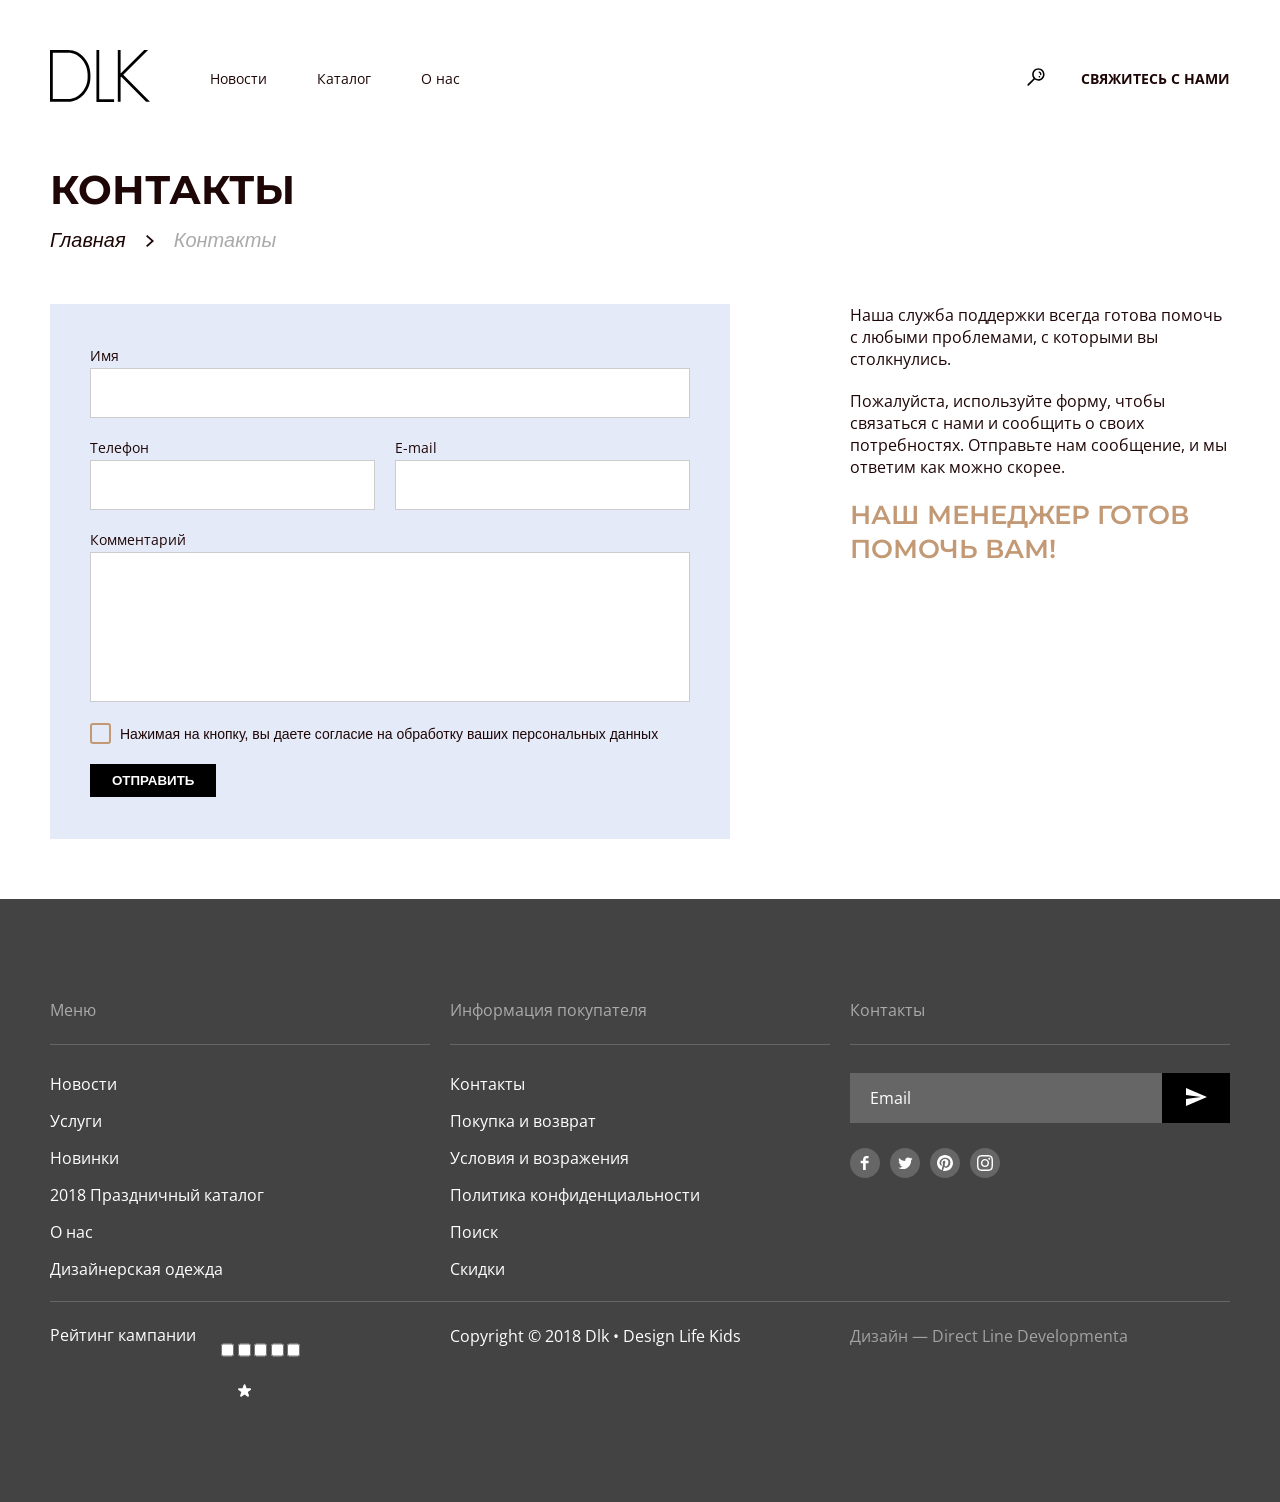
<file: html/contact us.html>
<!DOCTYPE html>
<html lang="en">
    <head>
        <meta charset="UTF-8">
        <meta name="viewport" content="width=device-width, initial-scale=1.0">
        <title>Contact Us</title>
        <link rel="stylesheet" href="../css/contact us.css">
        <link rel="stylesheet" href="../css/common.css">
        <link rel="preconnect" href="https://fonts.googleapis.com">
        <link rel="preconnect" href="https://fonts.gstatic.com" crossorigin>
        <link href="https://fonts.googleapis.com/css2?family=Crimson+Text:ital,wght@1,700&family=Montserrat:wght@700&family=Open+Sans:wght@400;700&display=swap" rel="stylesheet">
    </head>

    <body>

        <header class="header container">
            <a href="#" class="header__logo" alt="logo">
                <svg width="100" height="52" viewBox="0 0 100 52" fill="#000000" xmlns="http://www.w3.org/2000/svg">
                <path fill-rule="evenodd" clip-rule="evenodd" d="M0 0H18.1129C31.1202 0 40.4058 12.3713 40.4058 24.0356V27.7332C40.4058 39.3974 31.1202 51.7689 18.1129 51.7689H0V0ZM37.6192 24.0356C37.6192 13.5132 29.2167 2.77333 18.1129 2.77333H2.78661V48.9956H18.1129C29.2167 48.9956 37.6192 38.2557 37.6192 27.7333V24.0356Z" fill="#000000"/>
                <path d="M46.4435 0H49.2301V49.2267H64.092V52H46.4435V0Z" fill="#000000"/>
                <path d="M67.8074 0V51.7689H70.5941V27.3833L71.278 26.7025L96.0884 51.7689H100L73.2485 24.7414L98.1084 0H94.1675L70.5941 23.4612V0H67.8074Z" fill="#000000"/>
                </svg>
            </a>
            <nav class="header__nav">
                <ul class="header__list nodote">
                    <li class="header__item">
                        <a href="#">Новости</a>
                    </li>
                    <li class="header__item">
                        <a href="#">Каталог</a>
                    </li>
                    <li class="header__item">
                        <a href="#">О нас</a>
                    </li>
                </ul>
            </nav>
            <button type="button" class="header__loupe">
                <svg width="24" height="24" viewBox="0 0 24 24" fill="#000" xmlns="http://www.w3.org/2000/svg">
                    <path d="M14.3651 3.26001C10.9451 3.26001 8.16509 6.08001 8.16509 9.52001C8.16509 10.98 8.6651 12.3 9.4851 13.38L3.6051 19.32C3.2651 19.68 3.2651 20.24 3.6051 20.58C3.7851 20.76 4.0051 20.84 4.2251 20.84C4.4651 20.84 4.6851 20.76 4.8651 20.58L10.7451 14.62C11.7651 15.36 13.0051 15.78 14.3451 15.78C17.7651 15.78 20.5451 12.96 20.5451 9.52001C20.5651 6.06001 17.7851 3.26001 14.3651 3.26001ZM14.3651 14.2C11.8251 14.2 9.76509 12.1 9.76509 9.52001C9.76509 6.94001 11.8251 4.84001 14.3651 4.84001C16.9051 4.84001 18.9651 6.94001 18.9651 9.52001C18.9651 12.1 16.9051 14.2 14.3651 14.2ZM17.4651 9.60001C17.4251 9.94001 17.1251 10.2 16.7851 10.2C16.7451 10.2 16.7251 10.2 16.6851 10.2C16.3051 10.14 16.0451 9.80001 16.0851 9.42001C16.2251 8.38001 15.0651 7.84001 15.0051 7.82001C14.6651 7.66001 14.5051 7.24001 14.6651 6.90001C14.8251 6.56001 15.2251 6.40001 15.5851 6.54001C15.6651 6.56001 17.7451 7.52001 17.4651 9.60001ZM16.0051 11.12C16.1451 11.26 16.2451 11.48 16.2451 11.68C16.2451 11.9 16.1651 12.1 16.0051 12.24C15.8651 12.38 15.6451 12.48 15.4451 12.48C15.2451 12.48 15.0251 12.4 14.8851 12.24C14.7451 12.1 14.6451 11.88 14.6451 11.68C14.6451 11.48 14.7251 11.26 14.8851 11.12C15.0251 10.98 15.2451 10.88 15.4451 10.88C15.6451 10.88 15.8451 10.96 16.0051 11.12Z" fill="#000"/>
                    </svg>    
            </button>    
            <a href="../html/contact us.html" class="header__button">Свяжитесь с нами</a>
        </header>

        <main class="container">
            <section class="contant">
                <h1 class="heading_main contant__heading">
                    Контакты
                </h1>
                <ul class="nodote contant__list"> 
                    <li class="subtitle contant__item">
                        <a href="../html/index.html" class="content__item_main">Главная</a>
                    </li>
                    <li class="subtitle contant__item">
                        <a href="#" class="content__item_last-child">Контакты</a>
                    </li>
                </ul>

                <div class="contant__form">
                    <form action="#" method="#" class="form">
                        <div class="label-wrapper">
                            <label for="name">Имя</label>
                            <input type="text" name="name" id="name">
                        </div>
                        
                        <fieldset class="form_2_column">
                            <div class="label-wrapper">
                                <label for="phone">Телефон</label>
                                <input type="phone" name="phone" id="phone">
                            </div>

                            <div class="label-wrapper">
                                <label for="email">E-mail</label>
                                <input type="text" name="email" id="email">
                            </div>
                        </fieldset>

                        <fieldset class="form__comment">
                            <div class="label-wrapper">
                                <label for="comment">Комментарий</label>
                                <textarea name="comment" id="comment"></textarea>
                            </div>
                        </fieldset>

                        <fieldset class="form__consent">
                            <div class="form__checkbox">
                                <input class="checkbox__input" type="checkbox" name="field__check" id="field__check">
                                <label for="field__check" class="checkbox-label">Нажимая на кнопку, вы даете согласие на обработку ваших персональных данных</label>
                            </div>
                        </fieldset>

                        <button type="submit" class="button">Отправить</button>
                    </form>

                    <div class="content__text">
                        <p class="content__text_1">Наша служба поддержки всегда готова помочь с любыми проблемами, с которыми вы столкнулись.</p> 
                        <p class="content__text_1">Пожалуйста, используйте форму, чтобы связаться с нами и сообщить о своих потребностях. Отправьте нам сообщение, и мы ответим как можно скорее.</p>

                        <p class="content__text_2">наш менеджер готов помочь вам!</p>
                    </div>
                </div>
            </section>
        </main>

        <footer class="footer">
            <div class="footer__container container">
                <div class="footer__wrapper">
                    <h4 class="footer__heading">Меню</h4>
                    <ul class="footer__list nodote">
                        <li class="footer__link">
                            <a href="#">Новости</a>
                        </li>
                        <li class="footer__link">
                            <a href="#">Услуги</a>
                        </li>
                        <li class="footer__link">
                            <a href="#">Новинки</a>
                        </li>
                        <li class="footer__link">
                            <a href="#">2018 Праздничный каталог</a>
                        </li>
                        <li class="footer__link">
                            <a href="#">О нас</a>
                        </li>
                        <li class="footer__link">
                            <a href="#">Дизайнерская одежда</a>
                        </li>
                    </ul>
                </div>

                <div class="footer__wrapper">
                    <h4 class="footer__heading">Информация покупателя</h4>
                    <ul class="footer__list nodote">
                        <li class="footer__link">
                            <a href="#">Контакты</a>
                        </li>
                        <li class="footer__link">
                            <a href="#">Покупка и возврат</a>
                        </li>
                        <li class="footer__link">
                            <a href="#">Условия и возражения</a>
                        </li>
                        <li class="footer__link">
                            <a href="#">Политика конфиденциальности</a>
                        </li>
                        <li class="footer__link">
                            <a href="#">Поиск</a>
                        </li>
                        <li class="footer__link">
                            <a href="#">Скидки</a>
                        </li>
                    </ul>
                </div>

                <div class="footer__wrapper">
                    <h4 class="footer__heading">Контакты</h4>
                    <form class="footer__input">
                        <input type="text" class="input" id="footer__input" placeholder="Email">
                        <button type="submit" class="footer__arrow">
                                <svg width="24" height="24" viewBox="0 0 24 24" fill="none" xmlns="http://www.w3.org/2000/svg">
                                <g clip-path="url(#clip0_21367_983)">
                                <path d="M2.01 21L23 12L2.01 3L2 10L17 12L2 14L2.01 21Z" fill="white"/>
                                </g>
                                <defs>
                                <clipPath id="clip0_21367_983">
                                <rect width="24" height="24" fill="white"/>
                                </clipPath>
                                </defs>
                                </svg>
                        </button>
                    </form>

                    <ul class="footer__media nodote">
                        <li class="footer__item">
                            <a href="#">
                                <svg width="30" height="30" viewBox="0 0 30 30" fill="none" xmlns="http://www.w3.org/2000/svg">
                                    <path fill-rule="evenodd" clip-rule="evenodd" d="M0 15C0 6.71573 6.71573 0 15 0C23.2843 0 30 6.71573 30 15C30 23.2843 23.2843 30 15 30C6.71573 30 0 23.2843 0 15Z" fill="#666666"/>
                                    <path fill-rule="evenodd" clip-rule="evenodd" d="M18.5527 10.3672H16.2967C16.0307 10.3672 15.7337 10.7172 15.7337 11.1852V12.8142H18.5527V15.1352H15.7337V22.1052H13.0707V15.1352H10.6577V12.8142H13.0707V11.4472C13.0707 9.48823 14.4317 7.89423 16.2967 7.89423H18.5527V10.3672Z" fill="white"/>
                                </svg>
                            </a>
                        </li>
                        <li class="footer__item">
                            <a href="#">
                                <svg width="30" height="30" viewBox="0 0 30 30" fill="none" xmlns="http://www.w3.org/2000/svg">
                                    <path fill-rule="evenodd" clip-rule="evenodd" d="M0 15C0 6.71573 6.71573 0 15 0C23.2843 0 30 6.71573 30 15C30 23.2843 23.2843 30 15 30C6.71573 30 0 23.2843 0 15Z" fill="#666666"/>
                                    <path fill-rule="evenodd" clip-rule="evenodd" d="M21.1006 12.2891C21.1056 12.4161 21.1096 12.5431 21.1096 12.6721C21.1096 16.5761 18.1366 21.0781 12.7026 21.0781C11.0346 21.0781 9.48058 20.5881 8.17358 19.7501C8.40658 19.7771 8.64158 19.7911 8.87958 19.7911C10.2636 19.7911 11.5376 19.3181 12.5486 18.5251C11.2556 18.5021 10.1656 17.6481 9.78758 16.4751C9.96858 16.5101 10.1546 16.5271 10.3446 16.5271C10.6136 16.5271 10.8746 16.4921 11.1226 16.4241C9.77158 16.1521 8.75158 14.9591 8.75158 13.5271V13.4901C9.15058 13.7111 9.60758 13.8441 10.0916 13.8591C9.29858 13.3301 8.77758 12.4261 8.77758 11.4001C8.77758 10.8591 8.92258 10.3521 9.17658 9.91612C10.6326 11.7031 12.8106 12.8791 15.2656 13.0021C15.2156 12.7851 15.1906 12.5601 15.1906 12.3281C15.1906 10.6971 16.5126 9.37512 18.1446 9.37512C18.9936 9.37512 19.7616 9.73212 20.2996 10.3071C20.9736 10.1761 21.6056 9.93012 22.1766 9.59012C21.9556 10.2811 21.4886 10.8591 20.8766 11.2251C21.4746 11.1541 22.0446 10.9961 22.5756 10.7601C22.1776 11.3521 21.6776 11.8731 21.1006 12.2891Z" fill="white"/>
                                </svg>
                            </a>
                        </li>
                        <li class="footer__item">
                            <a href="#">
                                <svg width="30" height="30" viewBox="0 0 30 30" fill="none" xmlns="http://www.w3.org/2000/svg">
                                        <path fill-rule="evenodd" clip-rule="evenodd" d="M0 15C0 6.71573 6.71573 0 15 0C23.2843 0 30 6.71573 30 15C30 23.2843 23.2843 30 15 30C6.71573 30 0 23.2843 0 15Z" fill="#666666"/>
                                        <path fill-rule="evenodd" clip-rule="evenodd" d="M15.0005 7C10.5825 7 7 10.5816 7 15.0005C7 18.2754 8.97001 21.0902 11.7896 22.3273C11.767 21.7694 11.7858 21.0977 11.9279 20.49C12.0821 19.8408 12.9571 16.1313 12.9571 16.1313C12.9571 16.1313 12.7021 15.6205 12.7021 14.865C12.7021 13.6796 13.3898 12.7943 14.245 12.7943C14.9722 12.7943 15.3241 13.3409 15.3241 13.9957C15.3241 14.7267 14.8575 15.8208 14.6176 16.8341C14.4172 17.6836 15.0428 18.3751 15.8801 18.3751C17.3957 18.3751 18.4165 16.4286 18.4165 14.1218C18.4165 12.3691 17.2358 11.0567 15.088 11.0567C12.6617 11.0567 11.1498 12.8658 11.1498 14.8866C11.1498 15.5847 11.3549 16.0758 11.6767 16.4559C11.8253 16.6318 11.8451 16.7014 11.7914 16.9027C11.7538 17.0486 11.6654 17.4042 11.6287 17.5444C11.5751 17.7466 11.4114 17.82 11.2288 17.7448C10.1102 17.2885 9.58999 16.0645 9.58999 14.6881C9.58999 12.4161 11.5064 9.68972 15.3072 9.68972C18.3619 9.68972 20.3724 11.9015 20.3724 14.2732C20.3724 17.4117 18.6282 19.7562 16.0551 19.7562C15.1924 19.7562 14.3795 19.2895 14.1011 18.7599C14.1011 18.7599 13.6363 20.6029 13.5385 20.9585C13.3691 21.5747 13.037 22.1919 12.7332 22.6717C13.4529 22.8843 14.213 23 15.0005 23C19.4184 23 23 19.4184 23 15.0005C23 10.5816 19.4184 7 15.0005 7Z" fill="white"/>
                                </svg>                        
                            </a>
                        </li>
                        <li class="footer__item">
                            <a href="#">
                                <svg width="30" height="30" viewBox="0 0 30 30" fill="none" xmlns="http://www.w3.org/2000/svg">
                                        <path fill-rule="evenodd" clip-rule="evenodd" d="M0 15C0 6.71573 6.71573 0 15 0C23.2843 0 30 6.71573 30 15C30 23.2843 23.2843 30 15 30C6.71573 30 0 23.2843 0 15Z" fill="#666666"/>
                                        <path fill-rule="evenodd" clip-rule="evenodd" d="M15 7C12.8273 7 12.5549 7.0092 11.7016 7.04813C10.8501 7.08697 10.2686 7.22223 9.7597 7.42C9.23363 7.62443 8.7875 7.89797 8.3427 8.3427C7.89797 8.7875 7.62443 9.23363 7.42 9.7597C7.22223 10.2686 7.08697 10.8501 7.04813 11.7016C7.0092 12.5549 7 12.8273 7 15C7 17.1727 7.0092 17.4451 7.04813 18.2984C7.08697 19.1499 7.22223 19.7314 7.42 20.2403C7.62443 20.7664 7.89797 21.2125 8.3427 21.6573C8.7875 22.102 9.23363 22.3756 9.7597 22.58C10.2686 22.7778 10.8501 22.913 11.7016 22.9519C12.5549 22.9908 12.8273 23 15 23C17.1727 23 17.4451 22.9908 18.2984 22.9519C19.1499 22.913 19.7314 22.7778 20.2403 22.58C20.7664 22.3756 21.2125 22.102 21.6573 21.6573C22.102 21.2125 22.3756 20.7664 22.58 20.2403C22.7778 19.7314 22.913 19.1499 22.9519 18.2984C22.9908 17.4451 23 17.1727 23 15C23 12.8273 22.9908 12.5549 22.9519 11.7016C22.913 10.8501 22.7778 10.2686 22.58 9.7597C22.3756 9.23363 22.102 8.7875 21.6573 8.3427C21.2125 7.89797 20.7664 7.62443 20.2403 7.42C19.7314 7.22223 19.1499 7.08697 18.2984 7.04813C17.4451 7.0092 17.1727 7 15 7ZM15 8.44143C17.1361 8.44143 17.3891 8.4496 18.2327 8.4881C19.0127 8.52367 19.4363 8.65397 19.7182 8.76353C20.0916 8.90867 20.3581 9.08203 20.638 9.362C20.918 9.6419 21.0913 9.9084 21.2365 10.2818C21.346 10.5637 21.4763 10.9873 21.5119 11.7673C21.5504 12.6109 21.5586 12.8639 21.5586 15C21.5586 17.1361 21.5504 17.3891 21.5119 18.2327C21.4763 19.0127 21.346 19.4363 21.2365 19.7182C21.0913 20.0916 20.918 20.3581 20.638 20.638C20.3581 20.918 20.0916 21.0913 19.7182 21.2365C19.4363 21.346 19.0127 21.4763 18.2327 21.5119C17.3892 21.5504 17.1363 21.5586 15 21.5586C12.8637 21.5586 12.6108 21.5504 11.7673 21.5119C10.9873 21.4763 10.5637 21.346 10.2818 21.2365C9.9084 21.0913 9.64193 20.918 9.36197 20.638C9.08207 20.3581 8.90867 20.0916 8.76353 19.7182C8.65397 19.4363 8.52367 19.0127 8.4881 18.2327C8.4496 17.3891 8.44143 17.1361 8.44143 15C8.44143 12.8639 8.4496 12.6109 8.4881 11.7673C8.52367 10.9873 8.65397 10.5637 8.76353 10.2818C8.90867 9.9084 9.08203 9.6419 9.36197 9.362C9.64193 9.08203 9.9084 8.90867 10.2818 8.76353C10.5637 8.65397 10.9873 8.52367 11.7673 8.4881C12.6109 8.4496 12.8639 8.44143 15 8.44143ZM10.8919 15C10.8919 12.7311 12.7311 10.8919 15 10.8919C17.2689 10.8919 19.1081 12.7311 19.1081 15C19.1081 17.2689 17.2689 19.1081 15 19.1081C12.7311 19.1081 10.8919 17.2689 10.8919 15ZM15 17.6667C13.5272 17.6667 12.3333 16.4728 12.3333 15C12.3333 13.5272 13.5272 12.3333 15 12.3333C16.4728 12.3333 17.6667 13.5272 17.6667 15C17.6667 16.4728 16.4728 17.6667 15 17.6667ZM19.2704 11.6896C19.8006 11.6896 20.2304 11.2598 20.2304 10.7296C20.2304 10.1994 19.8006 9.76957 19.2704 9.76957C18.7402 9.76957 18.3104 10.1994 18.3104 10.7296C18.3104 11.2598 18.7402 11.6896 19.2704 11.6896Z" fill="white"/>
                                </svg>  
                            </a>
                        </li>
                    </ul>
                </div>
            </div>

            <ul class="footer__raiting nodote container">
                <li class="footer__company">
                    <form action="#" class="footer__form">
                        <label for="#" class="footer__label">
                            Рейтинг кампании
                        </label>
                        <ul class="nodote footer__stars">
                            <li class="footer__star">
                                <input type="checkbox" name="1" id="first-star" class=".checkbox__input">
                            </li>
                            <li>
                                <input type="checkbox" name="2" id="second-star" class=".checkbox__input"> 
                                <svg width="14" height="13" viewBox="0 0 14 13" fill="none" xmlns="http://www.w3.org/2000/svg">
                                    <path d="M5.60845 0.927052C5.9078 0.0057416 7.21121 0.00574088 7.51056 0.927052L8.58013 4.21885H12.0413C13.0101 4.21885 13.4128 5.45846 12.6291 6.02786L9.82895 8.06231L10.8985 11.3541C11.1979 12.2754 10.1434 13.0415 9.35968 12.4721L6.55951 10.4377L3.75934 12.4721C2.97563 13.0415 1.92115 12.2754 2.2205 11.3541L3.29007 8.06231L0.4899 6.02787C-0.293814 5.45846 0.108961 4.21885 1.07768 4.21885H4.53888L5.60845 0.927052Z" fill="white"/>
                                    </svg>
                                    
                            </li>
                            <li>
                                <input type="checkbox" name="3" id="third-star" class=".checkbox__input">
                            </li>
                            <li>
                                <input type="checkbox" name="4" id="fourth-star" class=".checkbox__input">
                            </li>
                            <li>
                                <input type="checkbox" name="5" id="fifth-star" class=".checkbox__input">
                            </li>
                        </ul>
                    </form>
                </li>
                <li class="footer__copyright">Copyright © 2018 Dlk • Design Life Kids</li>
                <li>
                    <a href="#"  class="footer__raiting_grey">Дизайн — Direct Line Developmenta</a>
                </li>
            </ul>

        </footer>

    </body>
</html>
</file>
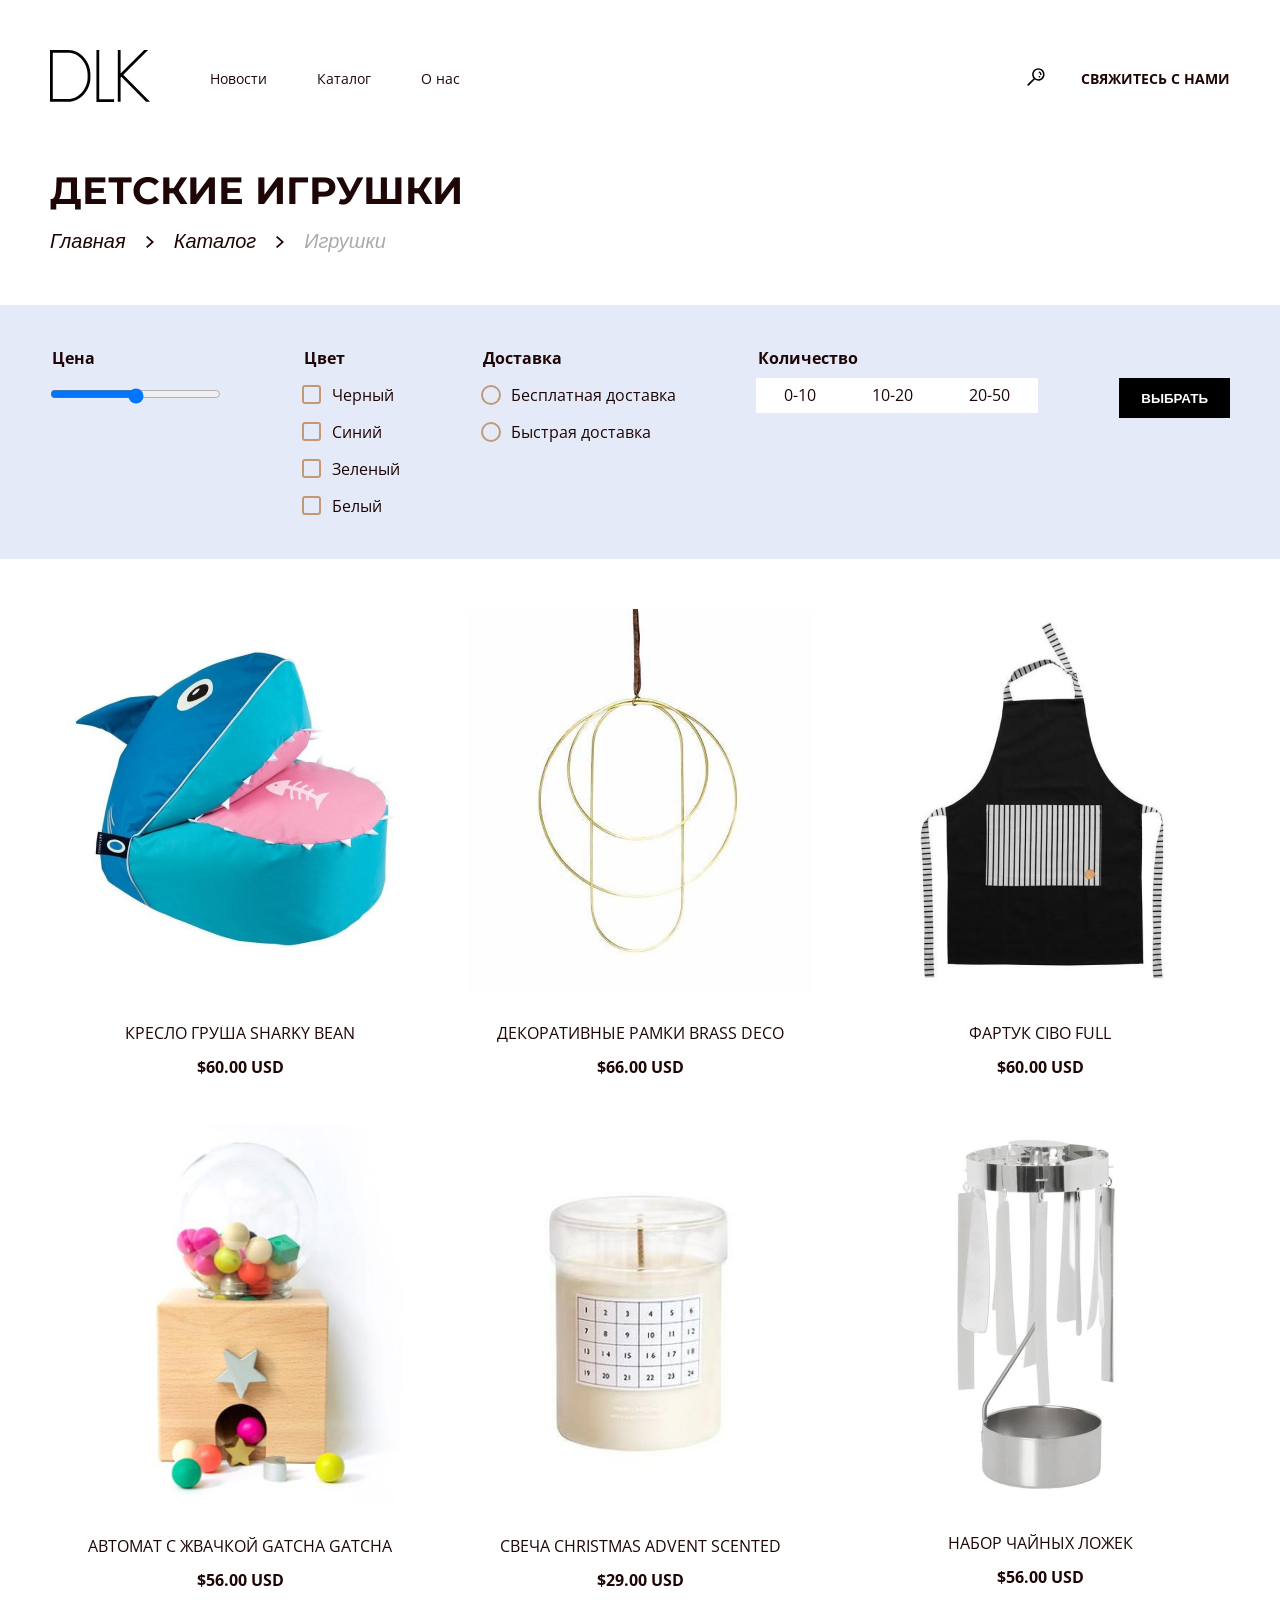
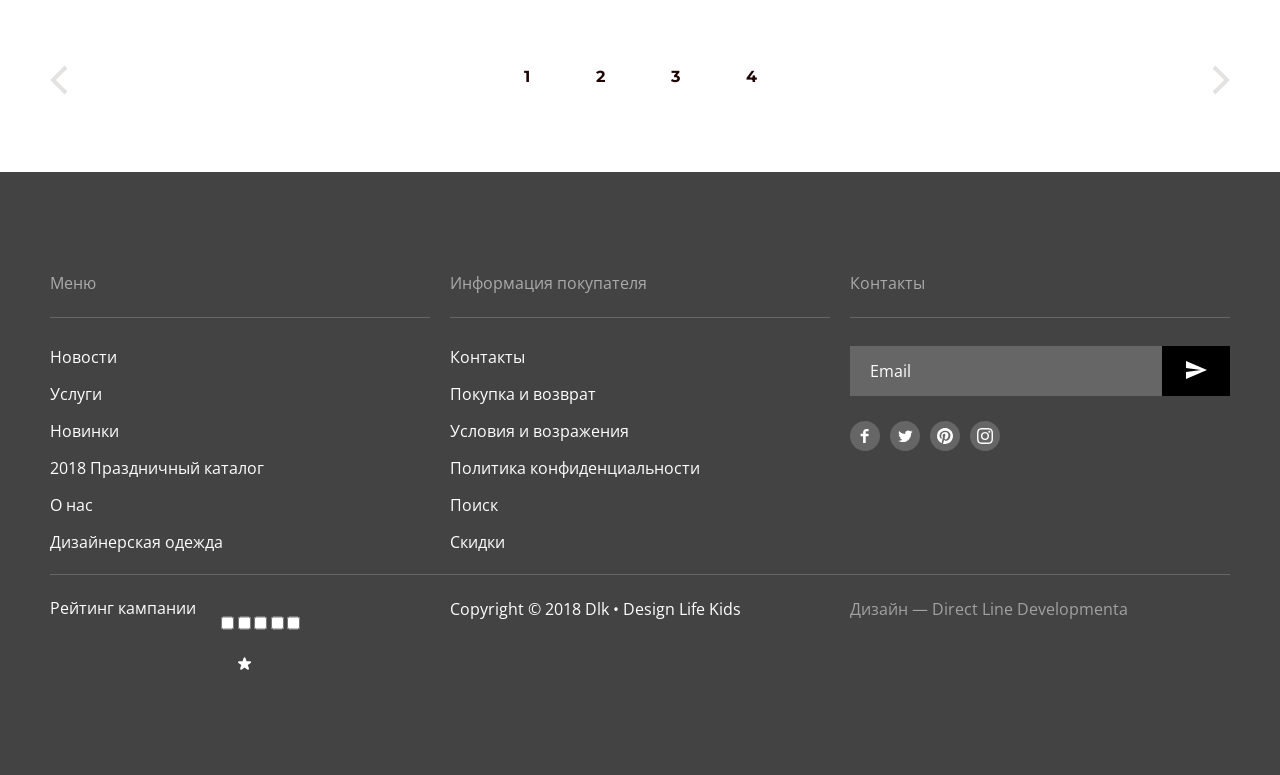
<file: html/toys.html>
<!DOCTYPE html>
<html lang="en">
    <head>
    <meta charset="UTF-8">
    <meta name="viewport" content="width=device-width, initial-scale=1.0">
    <title>Toys</title>
    <link rel="stylesheet" href="../css/toys.css">
    <link rel="stylesheet" href="../css/common.css">
    <link rel="preconnect" href="https://fonts.googleapis.com">
    <link rel="preconnect" href="https://fonts.gstatic.com" crossorigin>
    <link href="https://fonts.googleapis.com/css2?family=Crimson+Text:ital,wght@1,700&family=Montserrat:wght@700&family=Open+Sans:wght@400;700&display=swap" rel="stylesheet">
    </head>

    <body>
    
        <header class="header container">
            <a href="#" class="header__logo" alt="logo">
                <svg width="100" height="52" viewBox="0 0 100 52" fill="#000000" xmlns="http://www.w3.org/2000/svg">
                <path fill-rule="evenodd" clip-rule="evenodd" d="M0 0H18.1129C31.1202 0 40.4058 12.3713 40.4058 24.0356V27.7332C40.4058 39.3974 31.1202 51.7689 18.1129 51.7689H0V0ZM37.6192 24.0356C37.6192 13.5132 29.2167 2.77333 18.1129 2.77333H2.78661V48.9956H18.1129C29.2167 48.9956 37.6192 38.2557 37.6192 27.7333V24.0356Z" fill="#000000"/>
                <path d="M46.4435 0H49.2301V49.2267H64.092V52H46.4435V0Z" fill="#000000"/>
                <path d="M67.8074 0V51.7689H70.5941V27.3833L71.278 26.7025L96.0884 51.7689H100L73.2485 24.7414L98.1084 0H94.1675L70.5941 23.4612V0H67.8074Z" fill="#000000"/>
                </svg>
            </a>
            <nav class="header__nav">
                <ul class="header__list nodote">
                    <li class="header__item">
                        <a href="#">Новости</a>
                    </li>
                    <li class="header__item">
                        <a href="#">Каталог</a>
                    </li>
                    <li class="header__item">
                        <a href="#">О нас</a>
                    </li>
                </ul>
            </nav>
            <button type="button" class="header__loupe">
                <svg width="24" height="24" viewBox="0 0 24 24" fill="#000" xmlns="http://www.w3.org/2000/svg">
                    <path d="M14.3651 3.26001C10.9451 3.26001 8.16509 6.08001 8.16509 9.52001C8.16509 10.98 8.6651 12.3 9.4851 13.38L3.6051 19.32C3.2651 19.68 3.2651 20.24 3.6051 20.58C3.7851 20.76 4.0051 20.84 4.2251 20.84C4.4651 20.84 4.6851 20.76 4.8651 20.58L10.7451 14.62C11.7651 15.36 13.0051 15.78 14.3451 15.78C17.7651 15.78 20.5451 12.96 20.5451 9.52001C20.5651 6.06001 17.7851 3.26001 14.3651 3.26001ZM14.3651 14.2C11.8251 14.2 9.76509 12.1 9.76509 9.52001C9.76509 6.94001 11.8251 4.84001 14.3651 4.84001C16.9051 4.84001 18.9651 6.94001 18.9651 9.52001C18.9651 12.1 16.9051 14.2 14.3651 14.2ZM17.4651 9.60001C17.4251 9.94001 17.1251 10.2 16.7851 10.2C16.7451 10.2 16.7251 10.2 16.6851 10.2C16.3051 10.14 16.0451 9.80001 16.0851 9.42001C16.2251 8.38001 15.0651 7.84001 15.0051 7.82001C14.6651 7.66001 14.5051 7.24001 14.6651 6.90001C14.8251 6.56001 15.2251 6.40001 15.5851 6.54001C15.6651 6.56001 17.7451 7.52001 17.4651 9.60001ZM16.0051 11.12C16.1451 11.26 16.2451 11.48 16.2451 11.68C16.2451 11.9 16.1651 12.1 16.0051 12.24C15.8651 12.38 15.6451 12.48 15.4451 12.48C15.2451 12.48 15.0251 12.4 14.8851 12.24C14.7451 12.1 14.6451 11.88 14.6451 11.68C14.6451 11.48 14.7251 11.26 14.8851 11.12C15.0251 10.98 15.2451 10.88 15.4451 10.88C15.6451 10.88 15.8451 10.96 16.0051 11.12Z" fill="#000"/>
                    </svg>    
            </button>    
            <a href="../html/contact us.html" class="header__button">Свяжитесь с нами</a>
        </header>

        <main>

            <section class="title container">
                <h1 class="heading title__heading">Детские игрушки</h1>
                <ul class="subtitle nodote title__content">
                    <li class="title__link">
                        <a href="../html/index.html" class="title__link_main">Главная</a>
                     </li>
                    <li class="title__link">
                        <a href="#" class="title__link_main">Каталог</a>
                     </li>
                    <li class="title__link">
                        <a href="#" class="title__link_last-child">Игрушки</a>
                    </li>
            </ul>
            </section>



            <section class="filter">
                <h2 class="hidden">Фильтр</h2>
                <form action="#" method="post" class="form__aside container">
                    <fieldset>
                        <legend class="form__title">Цена</legend>
                        <input type="range">
                    </fieldset>

                    <fieldset>
                        <legend class="form__title">Цвет</legend>
                        <ul class="nodote">
                            <li class="filter__item">
                                <input type="checkbox" name="checbox__color" id="black" class="filter__checkbox" name="color">
                                <label for="black" class="filter__label">Черный</label>
                            </li>
                            <li class="filter__item">
                                <input type="checkbox" name="checbox__color" id="blue" class="filter__checkbox" name="color">
                                <label for="blue" class="filter__label">Синий</label>
                            </li class="filter__item">
                            <li class="filter__item">
                                <input type="checkbox" name="checbox__color" id="green" class="filter__checkbox" name="color">
                                <label for="green" class="filter__label">Зеленый</label>
                            </li>
                            <li class="filter__item">
                                <input type="checkbox" name="checbox__color" id="white" class="filter__checkbox" name="color">
                                <label for="white" class="filter__label">Белый</label>
                            </li>
                        </ul>
                    </fieldset>

                    <fieldset>
                        <legend class="form__title">Доставка</legend>
                        <ul class="nodote">
                            <li class="filter__item">
                                <input type="radio" id="free" name="delivery" class="filter__radio">
                                <label for="free" class="filter__label_radio">Бесплатная доставка</label>
                            </li>

                            <li class="filter__item">
                                <input type="radio" id="speed" name="delivery" class="filter__radio">
                                <label for="speed" class="filter__label_radio">Быстрая доставка</label>
                            </li>
                        </ul>
                    </fieldset>

                    <fieldset>
                        <legend class="form__title">Количество</legend>
                        <ul class="nodote filter__list_amount">
                            <li>
                                <input type="radio" id="few" name="amount" class="filter__radio_amount">
                                <label for="few" class="form__block">0-10</label>
                            </li>
                            <li>
                                <input type="radio" id="average" name="amount"  class="filter__radio_amount">
                                <label for="average" class="form__block">10-20</label>
                            </li>
                            <li>
                                <input type="radio" id="many" name="amount"  class="filter__radio_amount">
                                <label for="many" class="form__block">20-50</label>
                            </li>
                        </ul>
                    </fieldset>

                    <button type="submit" class="button">Выбрать</button>
                </form>
            </section>



            <section class="goods container">
                <h2 class="hidden">Товары</h2>
                <ul class="goods__list nodote">
                    <li class="goods__content">
                        <a href="#" class="goods__link">
                            <img src="../img/toys/goods/shark.png" alt="shark" class="goods__picture">
                            <h3 class="goods__name">Кресло груша SHARKY BEAN </h3>
                        </a>
                        <p class="goods__coin">$60.00 USD</p>
                    </li>

                    <li class="goods__content">
                        <a href="#" class="goods__link">
                            <img src="../img/toys/goods/frame.png" alt="decorative frame" class="goods__picture">
                            <h3 class="goods__name">Декоративные рамки BRASS DECO</h3>
                        </a>
                        <p class="goods__coin">$66.00 USD</p>
                    </li>

                    <li class="goods__content">
                        <a href="#" class="goods__link">
                            <img src="../img/toys/goods/apron.png" alt="apron" class="goods__picture">
                            <h3 class="goods__name">Фартук CIBO FULL</h3>
                        </a>
                        <p class="goods__coin">$60.00 USD</p>
                    </li>

                    <li class="goods__content">
                        <a href="#" class="goods__link">
                            <img src="../img/toys/goods/gum-machine.png" alt="gum machine" class="goods__picture">
                            <h3 class="goods__name">Автомат с жвачкой GATCHA GATCHA</h3>
                        </a>
                        <p class="goods__coin"> $56.00 USD</p>
                    </li>

                    <li class="goods__content">
                        <a href="#" class="goods__link">
                            <img src="../img/toys/goods/candle.png" alt="candle" class="goods__picture">
                            <h3 class="goods__name">Свеча CHRISTMAS ADVENT SCENTED</h3>
                        </a>
                        <p class="goods__coin">$29.00 USD</p>

                    </li>

                    <li class="goods__content">
                        <a href="#" class="goods__link">
                            <img src="../img/toys/goods/spoons.png" alt="spoons" class="goods__picture">
                            <h3 class="goods__name">набор чайных ложек</h3>
                        </a>
                        <p class="goods__coin">$56.00 USD</p>

                    </li>
                </ul>

               <form action="#" method="get" class="goods__nav">
                    <input type="button" value="submit" id="arrow_left" class="goods__arrow">
                    <label for="arrow_left" class="goods__arrow_click">
                        <svg width="18" height="30" viewBox="0 0 18 30" fill="none" xmlns="http://www.w3.org/2000/svg">
                            <path d="M16 2L3 15L16 28" stroke="#1E0606" stroke-opacity="0.12" stroke-width="4"/>
                            </svg>
                    </label>

                    <fieldset>
                        <ul class="nodote goods__numbers">
                            <li>
                                <input type="radio" value="submit"  id="1" name="page" class="goods__pages">
                                <label for="1" class="goods__number">1</label>
                            </li>
                            <li>
                                <input type="radio" value="submit" id="2" name="page" class="goods__pages">
                                <label for="2" class="goods__number">2</label>
                            </li>
                            <li>
                                <input type="radio" value="submit" id="3" name="page" class="goods__pages">
                                <label for="3" class="goods__number">3</label>
                            </li>
                            <li>
                                <input type="radio" value="submit" id="4" name="page" class="goods__pages">
                                <label for="4" class="goods__number">4</label>
                            </li>
                        </ul>
                    </fieldset>

                    <input type="button" value="submit" id="arrow_right" class="goods__arrow">
                    <label for="arrow_left" class="goods__arrow_click">
                        <svg width="18" height="30" viewBox="0 0 18 30" fill="none" xmlns="http://www.w3.org/2000/svg">
                            <path d="M2 2L15 15L2 28" stroke="#1E0606" stroke-opacity="0.12" stroke-width="4"/>
                            </svg>
                            
                    </label>

               </form>
            </section>

        </main>

        <footer class="footer">
            <div class="footer__container container">
                <div class="footer__wrapper">
                    <h4 class="footer__heading">Меню</h4>
                    <ul class="footer__list nodote">
                        <li class="footer__link">
                            <a href="#">Новости</a>
                        </li>
                        <li class="footer__link">
                            <a href="#">Услуги</a>
                        </li>
                        <li class="footer__link">
                            <a href="#">Новинки</a>
                        </li>
                        <li class="footer__link">
                            <a href="#">2018 Праздничный каталог</a>
                        </li>
                        <li class="footer__link">
                            <a href="#">О нас</a>
                        </li>
                        <li class="footer__link">
                            <a href="#">Дизайнерская одежда</a>
                        </li>
                    </ul>
                </div>

                <div class="footer__wrapper">
                    <h4 class="footer__heading">Информация покупателя</h4>
                    <ul class="footer__list nodote">
                        <li class="footer__link">
                            <a href="#">Контакты</a>
                        </li>
                        <li class="footer__link">
                            <a href="#">Покупка и возврат</a>
                        </li>
                        <li class="footer__link">
                            <a href="#">Условия и возражения</a>
                        </li>
                        <li class="footer__link">
                            <a href="#">Политика конфиденциальности</a>
                        </li>
                        <li class="footer__link">
                            <a href="#">Поиск</a>
                        </li>
                        <li class="footer__link">
                            <a href="#">Скидки</a>
                        </li>
                    </ul>
                </div>

                <div class="footer__wrapper">
                    <h4 class="footer__heading">Контакты</h4>
                    <form class="footer__input">
                        <input type="text" class="input" id="footer__input" placeholder="Email">
                        <button type="submit" class="footer__arrow">
                                <svg width="24" height="24" viewBox="0 0 24 24" fill="none" xmlns="http://www.w3.org/2000/svg">
                                <g clip-path="url(#clip0_21367_983)">
                                <path d="M2.01 21L23 12L2.01 3L2 10L17 12L2 14L2.01 21Z" fill="white"/>
                                </g>
                                <defs>
                                <clipPath id="clip0_21367_983">
                                <rect width="24" height="24" fill="white"/>
                                </clipPath>
                                </defs>
                                </svg>
                        </button>
                    </form>

                    <ul class="footer__media nodote">
                        <li class="footer__item">
                            <a href="#">
                                <svg width="30" height="30" viewBox="0 0 30 30" fill="none" xmlns="http://www.w3.org/2000/svg">
                                    <path fill-rule="evenodd" clip-rule="evenodd" d="M0 15C0 6.71573 6.71573 0 15 0C23.2843 0 30 6.71573 30 15C30 23.2843 23.2843 30 15 30C6.71573 30 0 23.2843 0 15Z" fill="#666666"/>
                                    <path fill-rule="evenodd" clip-rule="evenodd" d="M18.5527 10.3672H16.2967C16.0307 10.3672 15.7337 10.7172 15.7337 11.1852V12.8142H18.5527V15.1352H15.7337V22.1052H13.0707V15.1352H10.6577V12.8142H13.0707V11.4472C13.0707 9.48823 14.4317 7.89423 16.2967 7.89423H18.5527V10.3672Z" fill="white"/>
                                </svg>
                            </a>
                        </li>
                        <li class="footer__item">
                            <a href="#">
                                <svg width="30" height="30" viewBox="0 0 30 30" fill="none" xmlns="http://www.w3.org/2000/svg">
                                    <path fill-rule="evenodd" clip-rule="evenodd" d="M0 15C0 6.71573 6.71573 0 15 0C23.2843 0 30 6.71573 30 15C30 23.2843 23.2843 30 15 30C6.71573 30 0 23.2843 0 15Z" fill="#666666"/>
                                    <path fill-rule="evenodd" clip-rule="evenodd" d="M21.1006 12.2891C21.1056 12.4161 21.1096 12.5431 21.1096 12.6721C21.1096 16.5761 18.1366 21.0781 12.7026 21.0781C11.0346 21.0781 9.48058 20.5881 8.17358 19.7501C8.40658 19.7771 8.64158 19.7911 8.87958 19.7911C10.2636 19.7911 11.5376 19.3181 12.5486 18.5251C11.2556 18.5021 10.1656 17.6481 9.78758 16.4751C9.96858 16.5101 10.1546 16.5271 10.3446 16.5271C10.6136 16.5271 10.8746 16.4921 11.1226 16.4241C9.77158 16.1521 8.75158 14.9591 8.75158 13.5271V13.4901C9.15058 13.7111 9.60758 13.8441 10.0916 13.8591C9.29858 13.3301 8.77758 12.4261 8.77758 11.4001C8.77758 10.8591 8.92258 10.3521 9.17658 9.91612C10.6326 11.7031 12.8106 12.8791 15.2656 13.0021C15.2156 12.7851 15.1906 12.5601 15.1906 12.3281C15.1906 10.6971 16.5126 9.37512 18.1446 9.37512C18.9936 9.37512 19.7616 9.73212 20.2996 10.3071C20.9736 10.1761 21.6056 9.93012 22.1766 9.59012C21.9556 10.2811 21.4886 10.8591 20.8766 11.2251C21.4746 11.1541 22.0446 10.9961 22.5756 10.7601C22.1776 11.3521 21.6776 11.8731 21.1006 12.2891Z" fill="white"/>
                                </svg>
                            </a>
                        </li>
                        <li class="footer__item">
                            <a href="#">
                                <svg width="30" height="30" viewBox="0 0 30 30" fill="none" xmlns="http://www.w3.org/2000/svg">
                                        <path fill-rule="evenodd" clip-rule="evenodd" d="M0 15C0 6.71573 6.71573 0 15 0C23.2843 0 30 6.71573 30 15C30 23.2843 23.2843 30 15 30C6.71573 30 0 23.2843 0 15Z" fill="#666666"/>
                                        <path fill-rule="evenodd" clip-rule="evenodd" d="M15.0005 7C10.5825 7 7 10.5816 7 15.0005C7 18.2754 8.97001 21.0902 11.7896 22.3273C11.767 21.7694 11.7858 21.0977 11.9279 20.49C12.0821 19.8408 12.9571 16.1313 12.9571 16.1313C12.9571 16.1313 12.7021 15.6205 12.7021 14.865C12.7021 13.6796 13.3898 12.7943 14.245 12.7943C14.9722 12.7943 15.3241 13.3409 15.3241 13.9957C15.3241 14.7267 14.8575 15.8208 14.6176 16.8341C14.4172 17.6836 15.0428 18.3751 15.8801 18.3751C17.3957 18.3751 18.4165 16.4286 18.4165 14.1218C18.4165 12.3691 17.2358 11.0567 15.088 11.0567C12.6617 11.0567 11.1498 12.8658 11.1498 14.8866C11.1498 15.5847 11.3549 16.0758 11.6767 16.4559C11.8253 16.6318 11.8451 16.7014 11.7914 16.9027C11.7538 17.0486 11.6654 17.4042 11.6287 17.5444C11.5751 17.7466 11.4114 17.82 11.2288 17.7448C10.1102 17.2885 9.58999 16.0645 9.58999 14.6881C9.58999 12.4161 11.5064 9.68972 15.3072 9.68972C18.3619 9.68972 20.3724 11.9015 20.3724 14.2732C20.3724 17.4117 18.6282 19.7562 16.0551 19.7562C15.1924 19.7562 14.3795 19.2895 14.1011 18.7599C14.1011 18.7599 13.6363 20.6029 13.5385 20.9585C13.3691 21.5747 13.037 22.1919 12.7332 22.6717C13.4529 22.8843 14.213 23 15.0005 23C19.4184 23 23 19.4184 23 15.0005C23 10.5816 19.4184 7 15.0005 7Z" fill="white"/>
                                </svg>                        
                            </a>
                        </li>
                        <li class="footer__item">
                            <a href="#">
                                <svg width="30" height="30" viewBox="0 0 30 30" fill="none" xmlns="http://www.w3.org/2000/svg">
                                        <path fill-rule="evenodd" clip-rule="evenodd" d="M0 15C0 6.71573 6.71573 0 15 0C23.2843 0 30 6.71573 30 15C30 23.2843 23.2843 30 15 30C6.71573 30 0 23.2843 0 15Z" fill="#666666"/>
                                        <path fill-rule="evenodd" clip-rule="evenodd" d="M15 7C12.8273 7 12.5549 7.0092 11.7016 7.04813C10.8501 7.08697 10.2686 7.22223 9.7597 7.42C9.23363 7.62443 8.7875 7.89797 8.3427 8.3427C7.89797 8.7875 7.62443 9.23363 7.42 9.7597C7.22223 10.2686 7.08697 10.8501 7.04813 11.7016C7.0092 12.5549 7 12.8273 7 15C7 17.1727 7.0092 17.4451 7.04813 18.2984C7.08697 19.1499 7.22223 19.7314 7.42 20.2403C7.62443 20.7664 7.89797 21.2125 8.3427 21.6573C8.7875 22.102 9.23363 22.3756 9.7597 22.58C10.2686 22.7778 10.8501 22.913 11.7016 22.9519C12.5549 22.9908 12.8273 23 15 23C17.1727 23 17.4451 22.9908 18.2984 22.9519C19.1499 22.913 19.7314 22.7778 20.2403 22.58C20.7664 22.3756 21.2125 22.102 21.6573 21.6573C22.102 21.2125 22.3756 20.7664 22.58 20.2403C22.7778 19.7314 22.913 19.1499 22.9519 18.2984C22.9908 17.4451 23 17.1727 23 15C23 12.8273 22.9908 12.5549 22.9519 11.7016C22.913 10.8501 22.7778 10.2686 22.58 9.7597C22.3756 9.23363 22.102 8.7875 21.6573 8.3427C21.2125 7.89797 20.7664 7.62443 20.2403 7.42C19.7314 7.22223 19.1499 7.08697 18.2984 7.04813C17.4451 7.0092 17.1727 7 15 7ZM15 8.44143C17.1361 8.44143 17.3891 8.4496 18.2327 8.4881C19.0127 8.52367 19.4363 8.65397 19.7182 8.76353C20.0916 8.90867 20.3581 9.08203 20.638 9.362C20.918 9.6419 21.0913 9.9084 21.2365 10.2818C21.346 10.5637 21.4763 10.9873 21.5119 11.7673C21.5504 12.6109 21.5586 12.8639 21.5586 15C21.5586 17.1361 21.5504 17.3891 21.5119 18.2327C21.4763 19.0127 21.346 19.4363 21.2365 19.7182C21.0913 20.0916 20.918 20.3581 20.638 20.638C20.3581 20.918 20.0916 21.0913 19.7182 21.2365C19.4363 21.346 19.0127 21.4763 18.2327 21.5119C17.3892 21.5504 17.1363 21.5586 15 21.5586C12.8637 21.5586 12.6108 21.5504 11.7673 21.5119C10.9873 21.4763 10.5637 21.346 10.2818 21.2365C9.9084 21.0913 9.64193 20.918 9.36197 20.638C9.08207 20.3581 8.90867 20.0916 8.76353 19.7182C8.65397 19.4363 8.52367 19.0127 8.4881 18.2327C8.4496 17.3891 8.44143 17.1361 8.44143 15C8.44143 12.8639 8.4496 12.6109 8.4881 11.7673C8.52367 10.9873 8.65397 10.5637 8.76353 10.2818C8.90867 9.9084 9.08203 9.6419 9.36197 9.362C9.64193 9.08203 9.9084 8.90867 10.2818 8.76353C10.5637 8.65397 10.9873 8.52367 11.7673 8.4881C12.6109 8.4496 12.8639 8.44143 15 8.44143ZM10.8919 15C10.8919 12.7311 12.7311 10.8919 15 10.8919C17.2689 10.8919 19.1081 12.7311 19.1081 15C19.1081 17.2689 17.2689 19.1081 15 19.1081C12.7311 19.1081 10.8919 17.2689 10.8919 15ZM15 17.6667C13.5272 17.6667 12.3333 16.4728 12.3333 15C12.3333 13.5272 13.5272 12.3333 15 12.3333C16.4728 12.3333 17.6667 13.5272 17.6667 15C17.6667 16.4728 16.4728 17.6667 15 17.6667ZM19.2704 11.6896C19.8006 11.6896 20.2304 11.2598 20.2304 10.7296C20.2304 10.1994 19.8006 9.76957 19.2704 9.76957C18.7402 9.76957 18.3104 10.1994 18.3104 10.7296C18.3104 11.2598 18.7402 11.6896 19.2704 11.6896Z" fill="white"/>
                                </svg>  
                            </a>
                        </li>
                    </ul>
                </div>
            </div>

            <ul class="footer__raiting nodote container">
                <li class="footer__company">
                    <form action="#" class="footer__form">
                        <label for="#" class="footer__label">
                            Рейтинг кампании
                        </label>
                        <ul class="nodote footer__stars">
                            <li class="footer__star">
                                <input type="checkbox" name="1" id="first-star" class=".checkbox__input">
                            </li>
                            <li>
                                <input type="checkbox" name="2" id="second-star" class=".checkbox__input"> 
                                <svg width="14" height="13" viewBox="0 0 14 13" fill="none" xmlns="http://www.w3.org/2000/svg">
                                    <path d="M5.60845 0.927052C5.9078 0.0057416 7.21121 0.00574088 7.51056 0.927052L8.58013 4.21885H12.0413C13.0101 4.21885 13.4128 5.45846 12.6291 6.02786L9.82895 8.06231L10.8985 11.3541C11.1979 12.2754 10.1434 13.0415 9.35968 12.4721L6.55951 10.4377L3.75934 12.4721C2.97563 13.0415 1.92115 12.2754 2.2205 11.3541L3.29007 8.06231L0.4899 6.02787C-0.293814 5.45846 0.108961 4.21885 1.07768 4.21885H4.53888L5.60845 0.927052Z" fill="white"/>
                                    </svg>
                                    
                            </li>
                            <li>
                                <input type="checkbox" name="3" id="third-star" class=".checkbox__input">
                            </li>
                            <li>
                                <input type="checkbox" name="4" id="fourth-star" class=".checkbox__input">
                            </li>
                            <li>
                                <input type="checkbox" name="5" id="fifth-star" class=".checkbox__input">
                            </li>
                        </ul>
                    </form>
                </li>
                <li class="footer__copyright">Copyright © 2018 Dlk • Design Life Kids</li>
                <li>
                    <a href="#"  class="footer__raiting_grey">Дизайн — Direct Line Developmenta</a>
                </li>
            </ul>

        </footer>

    </body>
</html>
</file>
<file: css/contact us.css>
header{
    margin-bottom: 60px;
}

.contant__heading{
    margin-bottom: 15px;
}

.contant__list{
    display: flex;
    margin-bottom: 50px;
}

.content__item_last-child{
    color: #aaa;
}

.contant__item{
    margin-right: 48px;
    position: relative;
}

.content__item_main::after{
    content: url(../img/contactus/arrow.svg);
    display: block;
    position: absolute;
    top: 0px;
    left: 96px;
}



.contant__form{
    display: flex;
    margin-bottom: 60px;
    justify-content: space-between;
}

.content__text{
    width: 50%;
}

.content__text_1{
    margin-bottom: 20px;
}

.content__text_2{
    font-family: Montserrat,Arial,serif;
    font-size: 26px;
    font-weight: 600;
    line-height: 34px;
    text-align: left;
    text-transform: uppercase;
    color: #C29974;
}
</file>
<file: css/common.css>
/*Общий*/
*{
    box-sizing: border-box;
    margin: 0;
}

body{
    font-family: "Open Sans",Arial,serif;
    font-size: 16px;
    font-weight: 400;
    color: #1E0606;
    margin: 0;
}

a{
    text-decoration: none;
    color: #1E0606;
}

img{
    display: block;
    width: 100%;
}

.container{
    max-width: 1180px;
    width: 100%;
    margin-left: auto;
    margin-right: auto;
}

.hidden{
    font-size: 0;
    width: 0;
    height: 0;
}

.nodote{
    list-style-type: none;
    padding: 0;
}

/*Шрифты*/
.heading{
    font-family: Montserrat, Arial, serif;
    font-size: 38px;
    font-weight: 700;
    text-transform: uppercase;
    color: #1E0606;
}

.heading_main{
    font-family: Montserrat, Arial, serif;
    font-size: 40px;
    font-weight: 700;
    line-height: 46.32px;
    text-transform: uppercase;
    color: #1E0606;
}

.subtitle{
    font-family: "Crimson Text",Arial,sans-serif;
    font-size: 20px;
    font-style: italic;
    font-weight: 400;
    color: #1E0606;
}

.subtitle_larger{
    font-family: "Crimson Text",Arial,serif;
    font-size: 26px;
    font-style: italic;
    font-weight: 400;
    color: #1E0606;
}

/*Filter*/

.title__content{
    display: flex;
    margin-bottom: 50px;
}

.title__heading{
    margin-bottom: 15px;
}

.title__link{
    margin-right: 48px;
    position: relative;
}

.title__link_main::after{
    content: url(../img/contactus/arrow.svg);
    padding-left: 20px;
    position: absolute;
}

.title__link_last-child{
    color: #aaa;
}

.title__link_uppercase{
    text-transform: uppercase;
    font-weight: 400;
}

/*Кнопка*/
.button{
    background-color: #000000;
    color: #fff;
    text-transform: uppercase;
    text-align: center;
    font-weight: 700;
    padding: 9px 22px;
    display: inline-block;
    border: none;
    max-height: 40px;
}

.button:hover{
    background-color: #C29974;
}

.button:active{
    background-color: #CFAF91;
}



/*Форма*/

.form{
    padding: 42px 40px;
    margin-right: 120px;
    max-width: 680px;
    width: 100%;
    background-color: #E5EAF8;
}

fieldset{
    border: none;
    padding: 0;
}

input{
    height: 50px;
}

textarea{
    height: 150px;
    resize: none;
}

input, textarea{
    background-color: #fff;
    border: 1px solid #ccc;
    padding: 14px 20px 11px 20px;
    outline: none;
}

label{
    font-size: 14px;
    margin-bottom:3px ;
}

.label-wrapper{
    width: 100%;
    display: flex;
    flex-direction: column;
    margin-bottom: 20px;
}

.label-wrapper:hover input,.label-wrapper:hover textarea{
    border: 2px solid #C29974;
}

.form_2_column{
    display: flex;
}

.form_2_column .label-wrapper:nth-child(1){
    padding-right: 20px;
}

.form__consent{
    margin-bottom: 20px;
}

.checkbox__input,.radio__input{
    display: none;
}

.checkbox-label{
    position: relative;
    font-family: Roboto, Arial, serif;
    font-size: 14px;
    font-weight: 400;
    line-height: 16.41px;
    margin: 0;
    padding-left: 30px;
    cursor: pointer;
}

.checkbox-label:before{
    content:'';
    top: -3px;
    left: 0;
    display: block;
    position: absolute;
    width: 17px;
    height: 17px;
    border: 2px solid #C29974;
    border-radius: 3px;
    background: transparent;
    z-index: 0;
}

.checkbox-label:after{
    content: url(../img/contactus/check\ mark.svg);
    top: -2px;
    left: 4px;
    display: block;
    position: absolute;
    background: transparent;
    width: 14px;
    height: 15px;
    opacity: 0;
    z-index: 1;
}

.checkbox-label:hover{
    text-decoration: underline;
}

.checkbox__input:checked + .checkbox-label:after{
    opacity: 1;
}

/*Хедер*/
.header{
    margin-top: 50px;
    display: flex;
    justify-content: space-between;
    align-items: center;
}

.header__logo{
    cursor: pointer;
}

.header__logo:hover path{
    fill: #8F8383;
}

.header__logo:active path{
    opacity: 20%;;
}

.header__nav{
    font-size: 14px;
    margin: 0 auto 0 60px;
}

.header__list{
    display: flex;
    justify-content: space-between;
}

.header__item a{
    margin-right: 50px;
}

.header__item a:hover{
    color: #8F8383;
}

.header__item a:active{
    opacity: 20%;
}

.header__loupe{
    background-color: #fff;
    border: none;
    cursor: pointer;
}

.header__loupe:hover path{
    fill: #8F8383;
}

.header__loupe:active path{
    opacity: 20%;
}

.header__button{
    font-size: 14px;
    font-weight: 700;
    text-transform: uppercase;
    margin-left: 27px;
}

.header__button:hover{
    color: #8F8383
}

.header__button:active{
    opacity: 20%;
}




/*Футер*/
footer{
    background-color: #434343;
    color: #fff;
    padding-top: 100px;
    padding-bottom: 100px;
    display: flex;
    flex-direction: column;
    align-items: center;
}

.footer__container{
    display: flex;
    justify-content: space-between;
    margin-bottom: 6px;
}

.footer__wrapper{
    width: 100%;
    max-width: 380px;
}

.footer__heading{
    color: #AAAAAA;
    margin-bottom: 23px;
    font-weight: 400;
}

.footer__list{
    padding-top: 28px;
    border-top: 1px solid #666666;
}

.footer__link{
    padding-bottom: 15px;
    cursor: pointer;
}

.footer__link a{
    color: #fff;
}

.footer__link:hover{
    opacity: 50%;
}

.footer__link:active{
    opacity: 20%;
}

div .footer__input{
    padding-top: 28px;
    margin: 0 0 25px 0;
    display: flex;
    border-top: 1px solid #666666;
    width: 100%;
}

.input{
    background-color: #666666;
    border:0;
    width: 320px;
    color: #fff;
    outline: none;
}

.input::placeholder{
    color: #fff;
    font-family: "Open Sans",Arial,serif;
    font-size: 16px;
    font-weight: 400;
    line-height: 21.79px;
}

:focus::placeholder{
    color: transparent;
}

.input:hover{
    outline: 1px solid #fff;
}

.input:hover .input::placeholder{
    color: transparent;
}

.footer__media{
    display: flex;
    padding-right: 229px;
}

.footer__item{
    margin-right: 10px;
    cursor: pointer;
}

.footer__item:hover{
    opacity: 50%;
}

.footer__item:active{
    opacity: 20%;
}

.footer__arrow{
    background-color: black;
    border: 0;
    padding: 8px 22px;
    cursor: pointer;
}

.footer__raiting{
    border-top: solid 1px #666666;
    display: flex;
    justify-content: space-between;
    margin: 0 auto;
    padding: 23px 0 0 0;
}

.footer__raiting li{
    max-width: 380px;
    width: 100%;
}

.footer__company{
    display: flex;
}





.footer__form{
    display: flex;
    align-items: start;
}

.footer__label{
    font-family: "Open Sans",Arial,serif;
    font-size: 16px;
    font-weight: 400;
    line-height: 21.79px;
    margin-right: 25px;
}

.footer__stars{
    display: flex;
}

.checkbox__star{
    display: none;
}

.checkbox__star-label{
    margin-right: 3px;
    cursor: pointer;
}

.checkbox__star-label:hover path{
    fill: #C29974;
}




.footer__raiting_grey{
    color: #A2A2A2;
    cursor: pointer;
}

.footer__raiting_grey:hover{
    text-decoration: underline;
}
</file>
<file: css/toys.css>
header{
    margin-bottom: 60px;
}


/*Форма*/

.filter{
    background-color: #E5EAF8;
    margin-bottom: 50px;
}

.form__aside{
    display: flex;
    justify-content: space-between;
    padding: 42px 0;
}

.form__aside button{
    margin-top: 31px;
}

.form__title{
    font-weight: 700;
}


.filter__label{
    font-size: 16px;
    padding-left: 30px;
    cursor: pointer;
}

.filter__item{
    margin-top: 15px;
    position: relative;
}

.filter__checkbox,.filter__radio, .filter__radio_amount{
    display: none;
}

.filter__label::before,.filter__label::after{
    display: block;
    position: absolute;
    top: 1px;
}

.filter__label:hover{
    text-decoration: underline;
}

.filter__label::before{
    content: url(../img/toys/frame.svg);
}

.filter__label::after{
    content: url(../img/toys/checkbox.svg);
    opacity: 0;
    
}

.filter__checkbox:checked + .filter__label:after{
    opacity: 1;
}



.filter__label_radio{
    font-size: 16px;
    padding-left: 30px;
    cursor: pointer;
}

.filter__label_radio:hover{
    text-decoration: underline;
}

.filter__label_radio::before,.filter__label_radio::after{
    display: block;
    position: absolute;
}

.filter__label_radio::before{
    content: url(../img/toys/Ellipse.svg);
    top: 1px;
}

.filter__label_radio::after{
    content: url(../img/toys/ellipse\ inside.svg);
    opacity: 0;
    top: 0px;
    left: 4px;
}

.filter__radio:checked + .filter__label_radio:after{
    opacity: 1;
}



.filter__list_amount{
    display: flex;
    margin-top: 15px;
}

.form__block{
    position: relative;
    width: 80px;
    padding: 6px 28px 7px;
    background-color: #fff;
    font-size: 16px;
}

.form__block:hover{
    background-color: #EDDEEB;
    color: #877379;
}

.filter__radio_amount:checked + .form__block{
    background-color: #F3D0DB;
}




/*Товары*/

.goods__list{
    display: flex;
    flex-wrap: wrap;
    margin: 0 -10px 30px;
}

.goods__content{
    margin: 0 10px 20px;
    font-family: "Open Sans",Arial,serif;
    font-size: 14px;
    line-height: 19.07px;
    text-transform: uppercase;
    text-align: center;
}

.goods__link{
    position: relative;
}



.goods__link::after{
    content: 'Подробнее';
    display: block;
    position: absolute;
    color: #1E0606;
    background-color: #E5EAF8;
    filter: drop-shadow(0px 0px 40px 0px #93030340);

    font-family: Montserrat,Arial,serif;
    font-size: 26px;
    font-weight: 700;
    line-height: 28.52px;
    padding: 82px 13px 96px;
    transform: translate(-50%,-50%);
    top: 50%;
    left: 0;
    opacity: 0;
}

.goods__link:hover::after{
    opacity: 90%;
}

.goods__link:active::after{
    opacity: 67%;
    filter: none;
}


.goods__picture{
    margin-bottom: 30px;
}

.goods__name{
    margin-bottom: 15px;
    font-weight: 400;
}

.goods__coin{
    font-size: 16px;
    font-weight: 700;
    margin-bottom: 25px;
}



.goods__nav{
    display: flex;
    margin-bottom: 70px;
    justify-content: space-between;
}

.goods__numbers{
    display: flex;
}

.goods__nav fieldset{
    margin: 0 -33px;
} 

.goods__numbers li{
    margin: 0 33px;
}

.goods__arrow, .goods__pages{
    display: none;
}

.goods__arrow_click{
    cursor: pointer;
}

.goods__number{
    font-family: Montserrat,Arial,serif;
    font-size: 16px;
    font-weight: 700;
    line-height: 19.5px;
    cursor: pointer;
}

.goods__number:hover{
    color: #AAAAAA;
}

.goods__pages:checked+.goods__number{
    color: #C29974;
}
</file>
